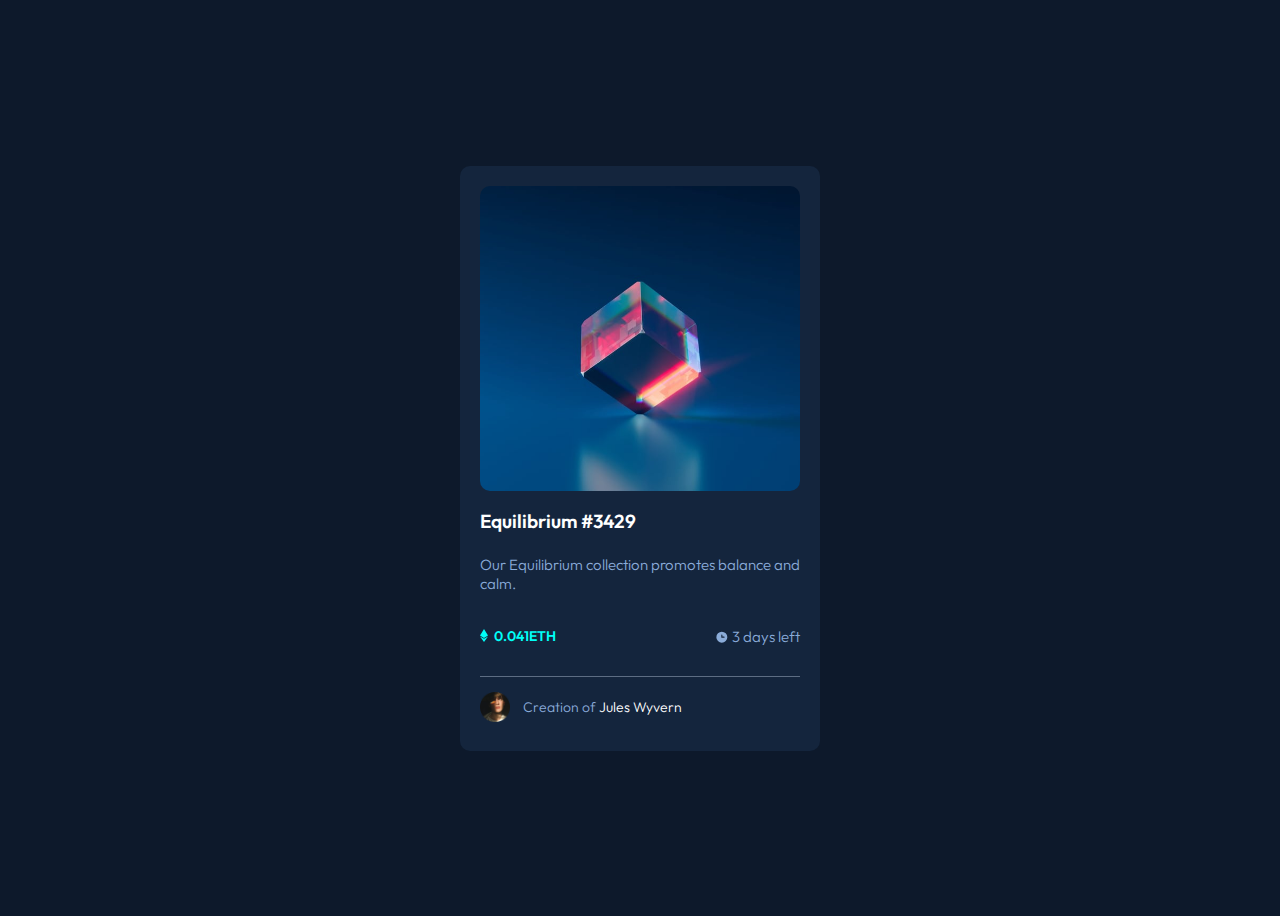
<file: index.html>
<!DOCTYPE html>
<html>

<head>
    <meta name="viewport" , content="width=device-width" , initial-scale="1">
    <link rel="preconnect" href="https://fonts.googleapis.com">
    <link rel="preconnect" href="https://fonts.gstatic.com" crossorigin>
    <link href="https://fonts.googleapis.com/css2?family=Outfit:wght@300;400;600&display=swap" rel="stylesheet">
    <link rel="stylesheet" href="nft-card.css">
</head>

<body>
    <div class="main">
        <img src="images\image-equilibrium.jpg" class="image" alt="Equilibrium">

        <h1>Equilibrium #3429</h1>
        <p>
            Our Equilibrium collection promotes balance and calm.
        </p>

        <span class="sims">
            <img class="figure" src="images\icon-ethereum.svg" alt="sims icon">
            0.041ETH
        </span>
        <span class="time">
            <img class="clock" src="images\icon-clock.svg" alt="clock">
            3 days left
        </span>

        <footer>
            <img class="avatar" src="images\image-avatar.png" alt="avatar">
            <span class="text">Creation of <span class="hover">Jules Wyvern</span></span>
        </footer>
    </div>

</body>

</html>
</file>
<file: nft-card.css>
* {
    box-sizing: border-box;
}

body {
    background-color: hsl(217, 54%, 11%);
    height: 100vh;
    display: grid;
}

.main {
    width: 40vh;
    height: 65vh;
    display: grid;
    grid-template-columns: 50% 50%;
    grid-template-rows: 56% 10% 15% 9% 10%;
    grid-template-areas:
        "image image"
        "h1 h1"
        "text text"
        "sims time"
        "footer footer";
    background-color: hsl(216, 50%, 16%);
    padding: 20px;
    align-self: center;
    justify-self: center;
    border-radius: 10px;
}

.image {
    grid-area: image;
    height: 100%;
    width: 100%;
    border-radius: 10px;
}

h1 {
    grid-area: h1;
    font-family: 'Outfit', san-serif;
    font-weight: 600;
    color: white;
    font-size: 19px;
    margin-top: 18px;
}

h1:hover {
    color: hsl(178, 100%, 50%)
}

p {
    grid-area: text;
    font-family: 'Outfit', san-serif;
    font-weight: 300;
    color: hsl(215, 51%, 70%);
    font-size: 15px;
    margin: 10px 0px 15px 0px;
}

.sims {
    grid-area: sims;
    background-image: url("C:\pics-for-code\icon-ethereum.svg");
    background-position: left;
    background-repeat: no-repeat;
    font-family: 'Outfit', san-serif;
    font-weight: 600;
    color: hsl(178, 100%, 50%);
    font-size: 14px;
}

.time {
    grid-area: time;
    background-image: url("C:\pics-for-code\icon-clock.svg") left / no-repeat;
    font-family: 'Outfit', san-serif;
    font-weight: 300;
    color: hsl(215, 51%, 70%);
    font-size: 15px;
    text-align: right;
}

.time,
.sims {
    height: 40px;
}

.figure {
    width: 8px;
    height: 13px;
    margin-right: 3px;
    position: relative;
    top: 1px;
}

.clock {
    width: 14px;
    height: 14px;
    position: relative;
    top: 2px;
}

footer {
    grid-area: footer;
    border-top: 0.4px solid hsl(215, 17%, 44%);
    padding-top: 15px;
    font-family: 'Outfit', san-serif;
    font-weight: 300;
    color: hsl(215, 51%, 70%);
    font-size: 15px;
}

.text {
    margin: 0px 0px 40px 10px;
    position: relative;
    bottom: 10px;
    font-size: 14px;
}

.avatar {
    width: 30px;
    height: 30px;
    justify-self: center;

}

.hover {
    color: white;
}

@media screen and (max-width: 375px) {
    .main {
        width: 90%;
        height: 85%
    }
}
</file>
